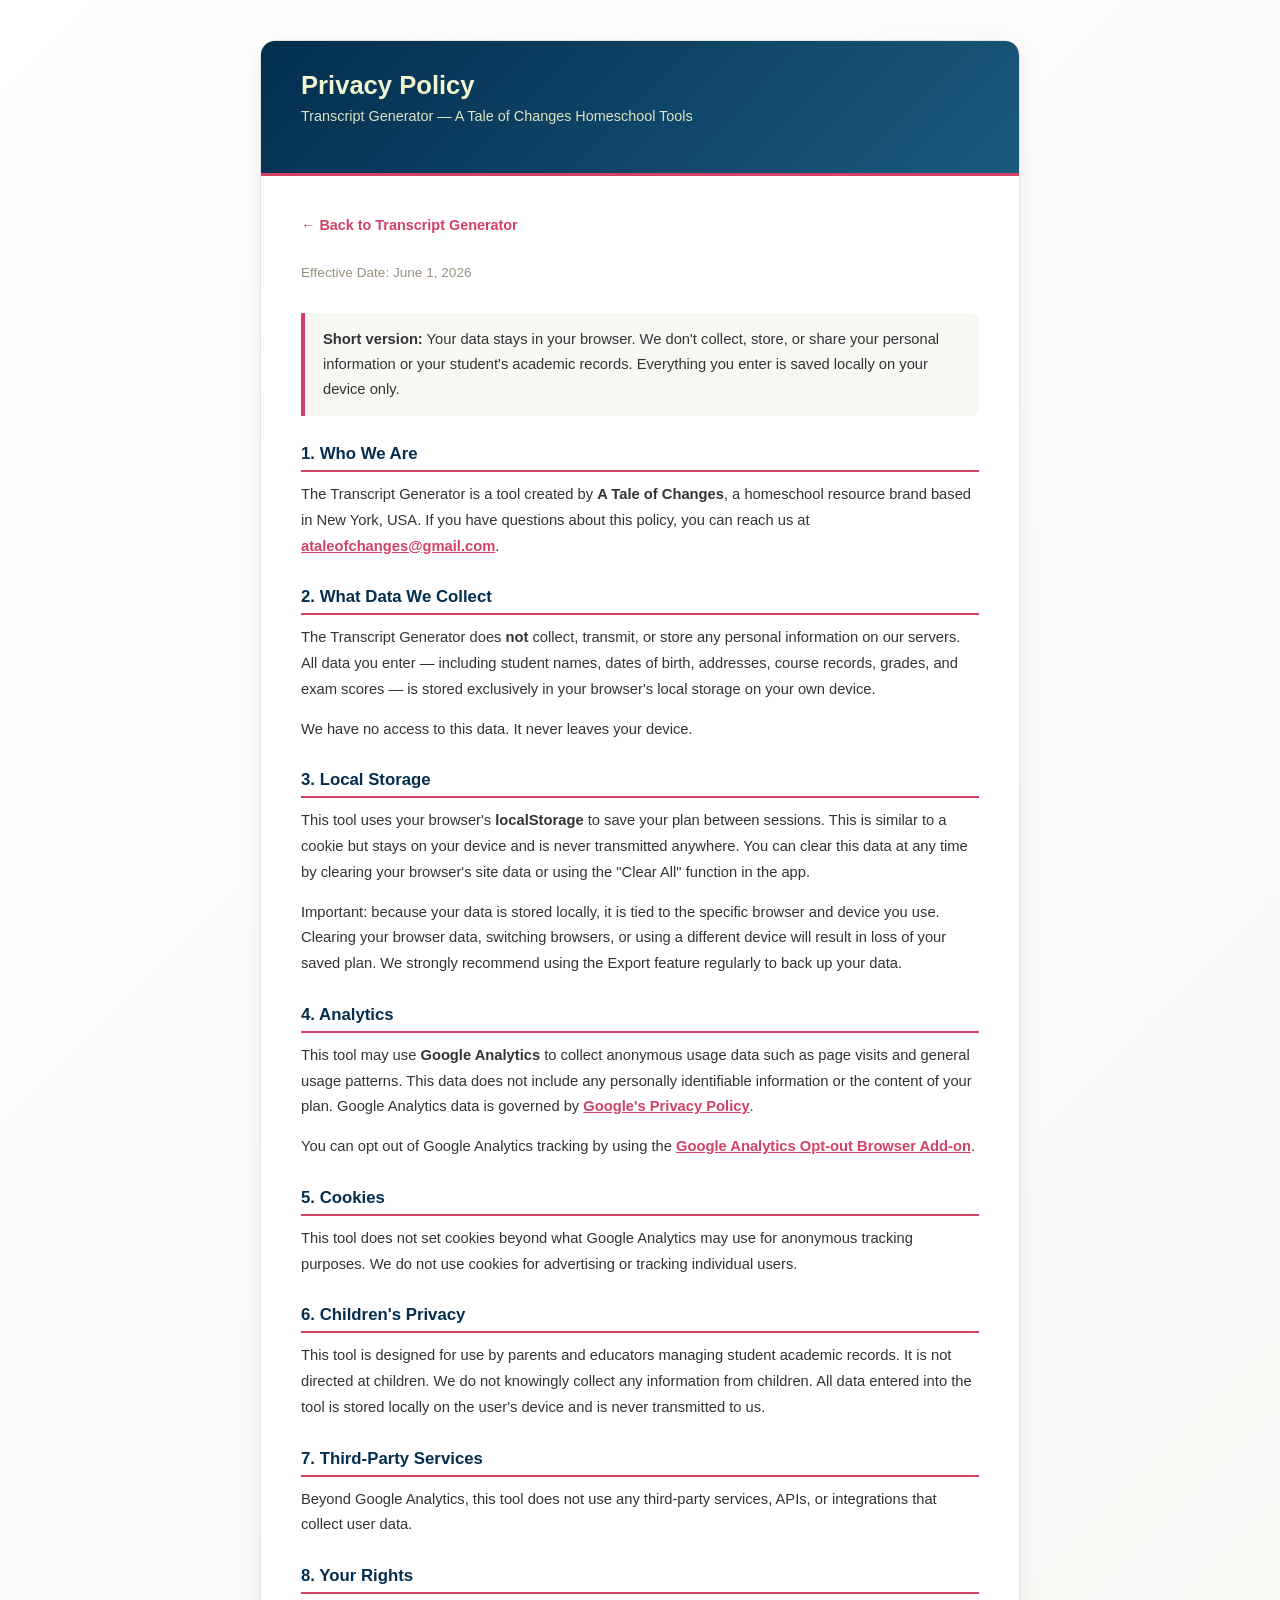
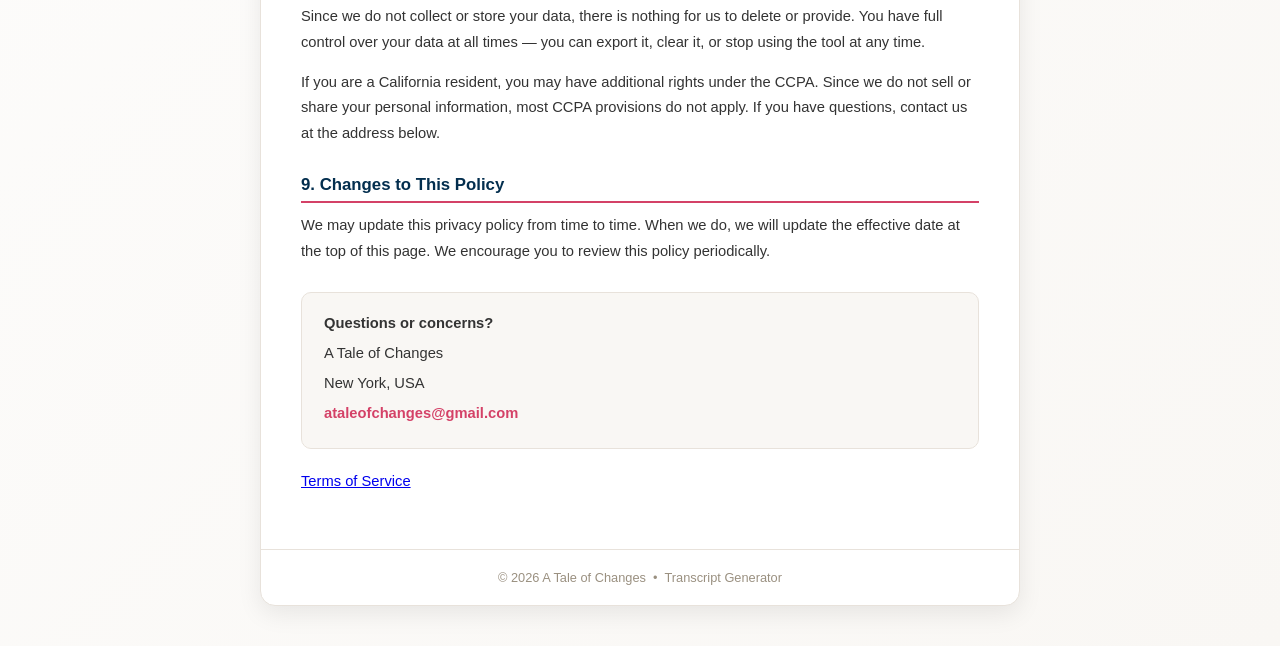
<file: privacy.html>
<!DOCTYPE html>
<html lang="en">
<head>
    <meta charset="UTF-8">
    <meta name="viewport" content="width=device-width, initial-scale=1.0">
    <title>Privacy Policy — Transcript Generator</title>
    <link rel="icon" type="image/x-icon" href="favicon.ico">
    <style>
        * { margin: 0; padding: 0; box-sizing: border-box; }

        body {
            font-family: 'Segoe UI', 'Trebuchet MS', sans-serif;
            background: linear-gradient(135deg, #ffffff 0%, #f9f7f4 100%);
            min-height: 100vh;
            padding: 40px 20px;
            color: #032E4E;
        }

        .container {
            max-width: 760px;
            margin: 0 auto;
            background: #fff;
            border-radius: 15px;
            box-shadow: 0 8px 24px rgba(0,0,0,0.08);
            border: 1px solid #e8e2db;
            overflow: hidden;
        }

        header {
            background: linear-gradient(135deg, #032E4E 0%, #1B5A7E 100%);
            color: #F2F6D0;
            padding: 30px 40px;
            border-bottom: 3px solid #D44167;
        }

        header h1 {
            font-size: 1.6em;
            font-weight: 700;
            margin-bottom: 4px;
        }

        header p {
            font-size: 0.9em;
            opacity: 0.90;
            color: #F2F6D0;
        }

        .content {
            padding: 40px;
        }

        .back-link {
            display: inline-block;
            margin-bottom: 28px;
            color: #D44167;
            text-decoration: none;
            font-size: 0.9em;
            font-weight: 600;
        }

        .back-link:hover {
            text-decoration: underline;
        }

        .effective-date {
            font-size: 0.85em;
            color: #9a9080;
            margin-bottom: 28px;
        }

        h2 {
            font-size: 1.05em;
            font-weight: 700;
            color: #032E4E;
            margin-top: 28px;
            margin-bottom: 10px;
            padding-bottom: 6px;
            border-bottom: 2px solid #D44167;
        }

        p {
            font-size: 0.92em;
            line-height: 1.75;
            color: #333;
            margin-bottom: 14px;
        }

        ul {
            margin: 0 0 14px 20px;
        }

        ul li {
            font-size: 0.92em;
            line-height: 1.75;
            color: #333;
            margin-bottom: 6px;
        }

        .highlight-box {
            background: #f9f7f4;
            border-left: 4px solid #D44167;
            border-radius: 0 8px 8px 0;
            padding: 14px 18px;
            margin-bottom: 20px;
            font-size: 0.92em;
            color: #333;
            line-height: 1.7;
        }

        .contact-block {
            background: #f9f7f4;
            border-radius: 10px;
            border: 1px solid #e8e2db;
            padding: 18px 22px;
            margin-top: 28px;
        }

        .contact-block p {
            margin-bottom: 4px;
        }

        .contact-block a {
            color: #D44167;
            text-decoration: none;
            font-weight: 600;
        }

        .contact-block a:hover {
            text-decoration: underline;
        }

        footer {
            text-align: center;
            padding: 20px 40px;
            font-size: 0.8em;
            color: #9a9080;
            border-top: 1px solid #e8e2db;
        }
    </style>
</head>
<body>
    <div class="container">

        <header>
            <h1>Privacy Policy</h1>
            <p>Transcript Generator — A Tale of Changes Homeschool Tools</p>
        </header>

        <div class="content">
            <a href="index.html" class="back-link">&larr; Back to Transcript Generator</a>

            <p class="effective-date">Effective Date: June 1, 2026</p>

            <div class="highlight-box">
                <strong>Short version:</strong> Your data stays in your browser. We don't collect, store, or share your personal information or your student's academic records. Everything you enter is saved locally on your device only.
            </div>

            <h2>1. Who We Are</h2>
            <p>The Transcript Generator is a tool created by <strong>A Tale of Changes</strong>, a homeschool resource brand based in New York, USA. If you have questions about this policy, you can reach us at <a href="mailto:ataleofchanges@gmail.com" style="color:#D44167;font-weight:600;">ataleofchanges@gmail.com</a>.</p>

            <h2>2. What Data We Collect</h2>
            <p>The Transcript Generator does <strong>not</strong> collect, transmit, or store any personal information on our servers. All data you enter — including student names, dates of birth, addresses, course records, grades, and exam scores — is stored exclusively in your browser's local storage on your own device.</p>
            <p>We have no access to this data. It never leaves your device.</p>

            <h2>3. Local Storage</h2>
            <p>This tool uses your browser's <strong>localStorage</strong> to save your plan between sessions. This is similar to a cookie but stays on your device and is never transmitted anywhere. You can clear this data at any time by clearing your browser's site data or using the "Clear All" function in the app.</p>
            <p>Important: because your data is stored locally, it is tied to the specific browser and device you use. Clearing your browser data, switching browsers, or using a different device will result in loss of your saved plan. We strongly recommend using the Export feature regularly to back up your data.</p>

            <h2>4. Analytics</h2>
            <p>This tool may use <strong>Google Analytics</strong> to collect anonymous usage data such as page visits and general usage patterns. This data does not include any personally identifiable information or the content of your plan. Google Analytics data is governed by <a href="https://policies.google.com/privacy" target="_blank" style="color:#D44167;font-weight:600;">Google's Privacy Policy</a>.</p>
            <p>You can opt out of Google Analytics tracking by using the <a href="https://tools.google.com/dlpage/gaoptout" target="_blank" style="color:#D44167;font-weight:600;">Google Analytics Opt-out Browser Add-on</a>.</p>

            <h2>5. Cookies</h2>
            <p>This tool does not set cookies beyond what Google Analytics may use for anonymous tracking purposes. We do not use cookies for advertising or tracking individual users.</p>

            <h2>6. Children's Privacy</h2>
            <p>This tool is designed for use by parents and educators managing student academic records. It is not directed at children. We do not knowingly collect any information from children. All data entered into the tool is stored locally on the user's device and is never transmitted to us.</p>

            <h2>7. Third-Party Services</h2>
            <p>Beyond Google Analytics, this tool does not use any third-party services, APIs, or integrations that collect user data.</p>

            <h2>8. Your Rights</h2>
            <p>Since we do not collect or store your data, there is nothing for us to delete or provide. You have full control over your data at all times — you can export it, clear it, or stop using the tool at any time.</p>
            <p>If you are a California resident, you may have additional rights under the CCPA. Since we do not sell or share your personal information, most CCPA provisions do not apply. If you have questions, contact us at the address below.</p>

            <h2>9. Changes to This Policy</h2>
            <p>We may update this privacy policy from time to time. When we do, we will update the effective date at the top of this page. We encourage you to review this policy periodically.</p>

            <div class="contact-block">
                <p><strong>Questions or concerns?</strong></p>
                <p>A Tale of Changes</p>
                <p>New York, USA</p>
                <p><a href="mailto:ataleofchanges@gmail.com">ataleofchanges@gmail.com</a></p>
            </div>
<p style="margin-top:20px;"><a href="terms.html">Terms of Service</a></p>
        </div>

        <footer>
            &copy; 2026 A Tale of Changes &nbsp;&bull;&nbsp; Transcript Generator
        </footer>

    </div>
</body>
</html>
</file>
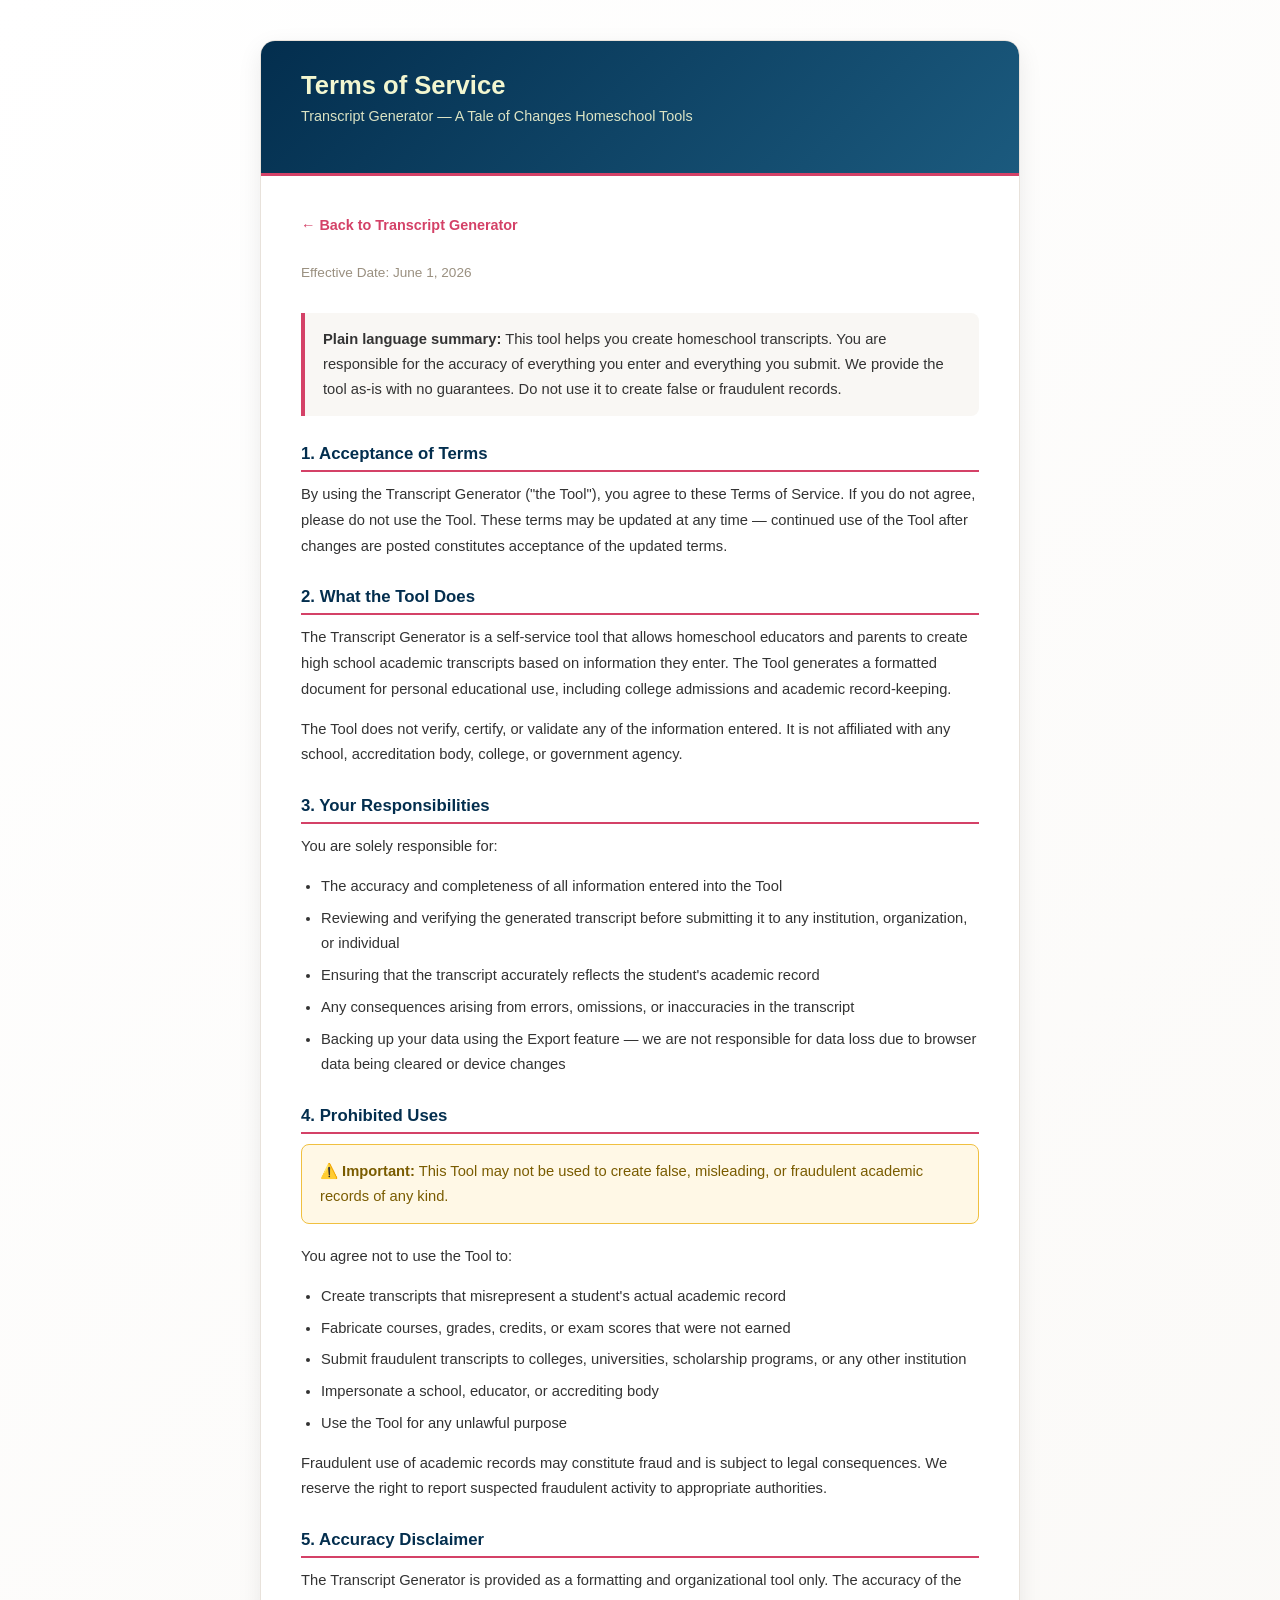
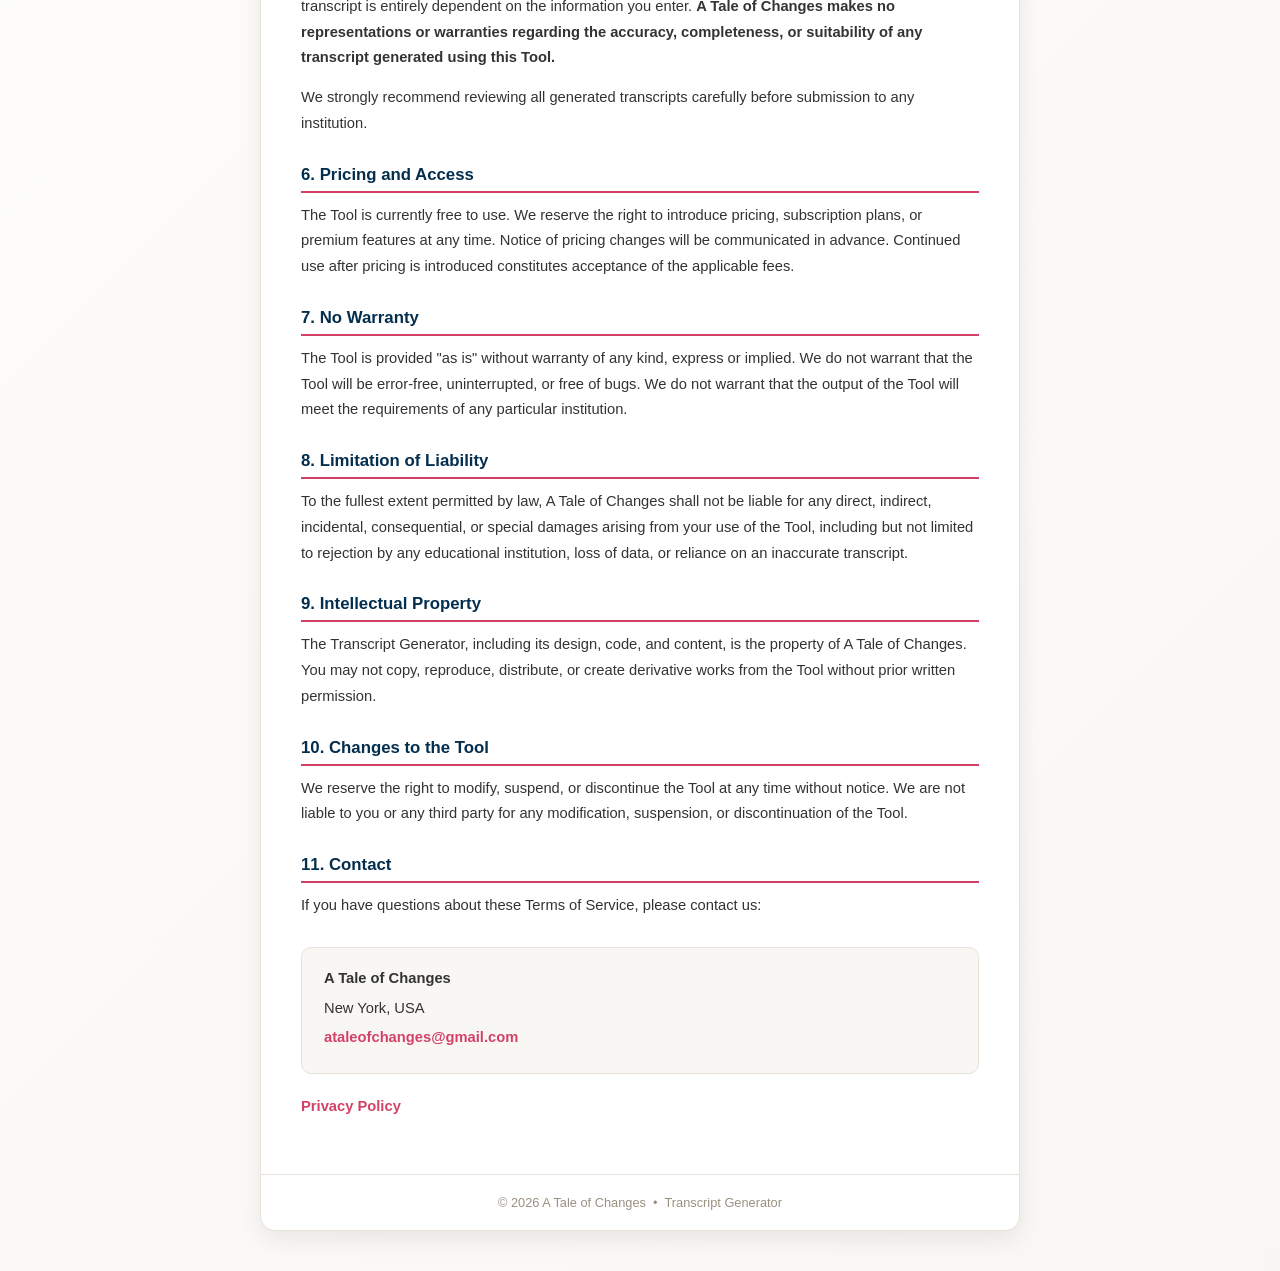
<file: terms.html>
<!DOCTYPE html>
<html lang="en">
<head>
    <meta charset="UTF-8">
    <meta name="viewport" content="width=device-width, initial-scale=1.0">
    <title>Terms of Service — Transcript Generator</title>
    <link rel="icon" type="image/x-icon" href="favicon.ico">
    <style>
        * { margin: 0; padding: 0; box-sizing: border-box; }

        body {
            font-family: 'Segoe UI', 'Trebuchet MS', sans-serif;
            background: linear-gradient(135deg, #ffffff 0%, #f9f7f4 100%);
            min-height: 100vh;
            padding: 40px 20px;
            color: #032E4E;
        }

        .container {
            max-width: 760px;
            margin: 0 auto;
            background: #fff;
            border-radius: 15px;
            box-shadow: 0 8px 24px rgba(0,0,0,0.08);
            border: 1px solid #e8e2db;
            overflow: hidden;
        }

        header {
            background: linear-gradient(135deg, #032E4E 0%, #1B5A7E 100%);
            color: #F2F6D0;
            padding: 30px 40px;
            border-bottom: 3px solid #D44167;
        }

        header h1 {
            font-size: 1.6em;
            font-weight: 700;
            margin-bottom: 4px;
        }

        header p {
            font-size: 0.9em;
            opacity: 0.90;
            color: #F2F6D0;
        }

        .content {
            padding: 40px;
        }

        .back-link {
            display: inline-block;
            margin-bottom: 28px;
            color: #D44167;
            text-decoration: none;
            font-size: 0.9em;
            font-weight: 600;
        }

        .back-link:hover {
            text-decoration: underline;
        }

        .effective-date {
            font-size: 0.85em;
            color: #9a9080;
            margin-bottom: 28px;
        }

        h2 {
            font-size: 1.05em;
            font-weight: 700;
            color: #032E4E;
            margin-top: 28px;
            margin-bottom: 10px;
            padding-bottom: 6px;
            border-bottom: 2px solid #D44167;
        }

        p {
            font-size: 0.92em;
            line-height: 1.75;
            color: #333;
            margin-bottom: 14px;
        }

        ul {
            margin: 0 0 14px 20px;
        }

        ul li {
            font-size: 0.92em;
            line-height: 1.75;
            color: #333;
            margin-bottom: 6px;
        }

        .highlight-box {
            background: #f9f7f4;
            border-left: 4px solid #D44167;
            border-radius: 0 8px 8px 0;
            padding: 14px 18px;
            margin-bottom: 20px;
            font-size: 0.92em;
            color: #333;
            line-height: 1.7;
        }

        .warning-box {
            background: #fff8e6;
            border: 1px solid #f0c040;
            border-radius: 8px;
            padding: 14px 18px;
            margin-bottom: 20px;
            font-size: 0.92em;
            color: #7a5c00;
            line-height: 1.7;
        }

        .contact-block {
            background: #f9f7f4;
            border-radius: 10px;
            border: 1px solid #e8e2db;
            padding: 18px 22px;
            margin-top: 28px;
        }

        .contact-block p {
            margin-bottom: 4px;
        }

        .contact-block a {
            color: #D44167;
            text-decoration: none;
            font-weight: 600;
        }

        .contact-block a:hover {
            text-decoration: underline;
        }

        a {
            color: #D44167;
            text-decoration: none;
            font-weight: 600;
        }

        a:hover {
            text-decoration: underline;
        }

        footer {
            text-align: center;
            padding: 20px 40px;
            font-size: 0.8em;
            color: #9a9080;
            border-top: 1px solid #e8e2db;
        }
    </style>
</head>
<body>
    <div class="container">

        <header>
            <h1>Terms of Service</h1>
            <p>Transcript Generator — A Tale of Changes Homeschool Tools</p>
        </header>

        <div class="content">
            <a href="index.html" class="back-link">&larr; Back to Transcript Generator</a>

            <p class="effective-date">Effective Date: June 1, 2026</p>

            <div class="highlight-box">
                <strong>Plain language summary:</strong> This tool helps you create homeschool transcripts. You are responsible for the accuracy of everything you enter and everything you submit. We provide the tool as-is with no guarantees. Do not use it to create false or fraudulent records.
            </div>

            <h2>1. Acceptance of Terms</h2>
            <p>By using the Transcript Generator ("the Tool"), you agree to these Terms of Service. If you do not agree, please do not use the Tool. These terms may be updated at any time — continued use of the Tool after changes are posted constitutes acceptance of the updated terms.</p>

            <h2>2. What the Tool Does</h2>
            <p>The Transcript Generator is a self-service tool that allows homeschool educators and parents to create high school academic transcripts based on information they enter. The Tool generates a formatted document for personal educational use, including college admissions and academic record-keeping.</p>
            <p>The Tool does not verify, certify, or validate any of the information entered. It is not affiliated with any school, accreditation body, college, or government agency.</p>

            <h2>3. Your Responsibilities</h2>
            <p>You are solely responsible for:</p>
            <ul>
                <li>The accuracy and completeness of all information entered into the Tool</li>
                <li>Reviewing and verifying the generated transcript before submitting it to any institution, organization, or individual</li>
                <li>Ensuring that the transcript accurately reflects the student's academic record</li>
                <li>Any consequences arising from errors, omissions, or inaccuracies in the transcript</li>
                <li>Backing up your data using the Export feature — we are not responsible for data loss due to browser data being cleared or device changes</li>
            </ul>

            <h2>4. Prohibited Uses</h2>
            <div class="warning-box">
                <strong>⚠️ Important:</strong> This Tool may not be used to create false, misleading, or fraudulent academic records of any kind.
            </div>
            <p>You agree not to use the Tool to:</p>
            <ul>
                <li>Create transcripts that misrepresent a student's actual academic record</li>
                <li>Fabricate courses, grades, credits, or exam scores that were not earned</li>
                <li>Submit fraudulent transcripts to colleges, universities, scholarship programs, or any other institution</li>
                <li>Impersonate a school, educator, or accrediting body</li>
                <li>Use the Tool for any unlawful purpose</li>
            </ul>
            <p>Fraudulent use of academic records may constitute fraud and is subject to legal consequences. We reserve the right to report suspected fraudulent activity to appropriate authorities.</p>

            <h2>5. Accuracy Disclaimer</h2>
            <p>The Transcript Generator is provided as a formatting and organizational tool only. The accuracy of the transcript is entirely dependent on the information you enter. <strong>A Tale of Changes makes no representations or warranties regarding the accuracy, completeness, or suitability of any transcript generated using this Tool.</strong></p>
            <p>We strongly recommend reviewing all generated transcripts carefully before submission to any institution.</p>

            <h2>6. Pricing and Access</h2>
            <p>The Tool is currently free to use. We reserve the right to introduce pricing, subscription plans, or premium features at any time. Notice of pricing changes will be communicated in advance. Continued use after pricing is introduced constitutes acceptance of the applicable fees.</p>

            <h2>7. No Warranty</h2>
            <p>The Tool is provided "as is" without warranty of any kind, express or implied. We do not warrant that the Tool will be error-free, uninterrupted, or free of bugs. We do not warrant that the output of the Tool will meet the requirements of any particular institution.</p>

            <h2>8. Limitation of Liability</h2>
            <p>To the fullest extent permitted by law, A Tale of Changes shall not be liable for any direct, indirect, incidental, consequential, or special damages arising from your use of the Tool, including but not limited to rejection by any educational institution, loss of data, or reliance on an inaccurate transcript.</p>

            <h2>9. Intellectual Property</h2>
            <p>The Transcript Generator, including its design, code, and content, is the property of A Tale of Changes. You may not copy, reproduce, distribute, or create derivative works from the Tool without prior written permission.</p>

            <h2>10. Changes to the Tool</h2>
            <p>We reserve the right to modify, suspend, or discontinue the Tool at any time without notice. We are not liable to you or any third party for any modification, suspension, or discontinuation of the Tool.</p>

            <h2>11. Contact</h2>
            <p>If you have questions about these Terms of Service, please contact us:</p>

            <div class="contact-block">
                <p><strong>A Tale of Changes</strong></p>
                <p>New York, USA</p>
                <p><a href="mailto:ataleofchanges@gmail.com">ataleofchanges@gmail.com</a></p>
            </div>

            <p style="margin-top:20px;">
                <a href="privacy.html">Privacy Policy</a>
            </p>

        </div>

        <footer>
            &copy; 2026 A Tale of Changes &nbsp;&bull;&nbsp; Transcript Generator
        </footer>

    </div>
</body>
</html>
</file>
